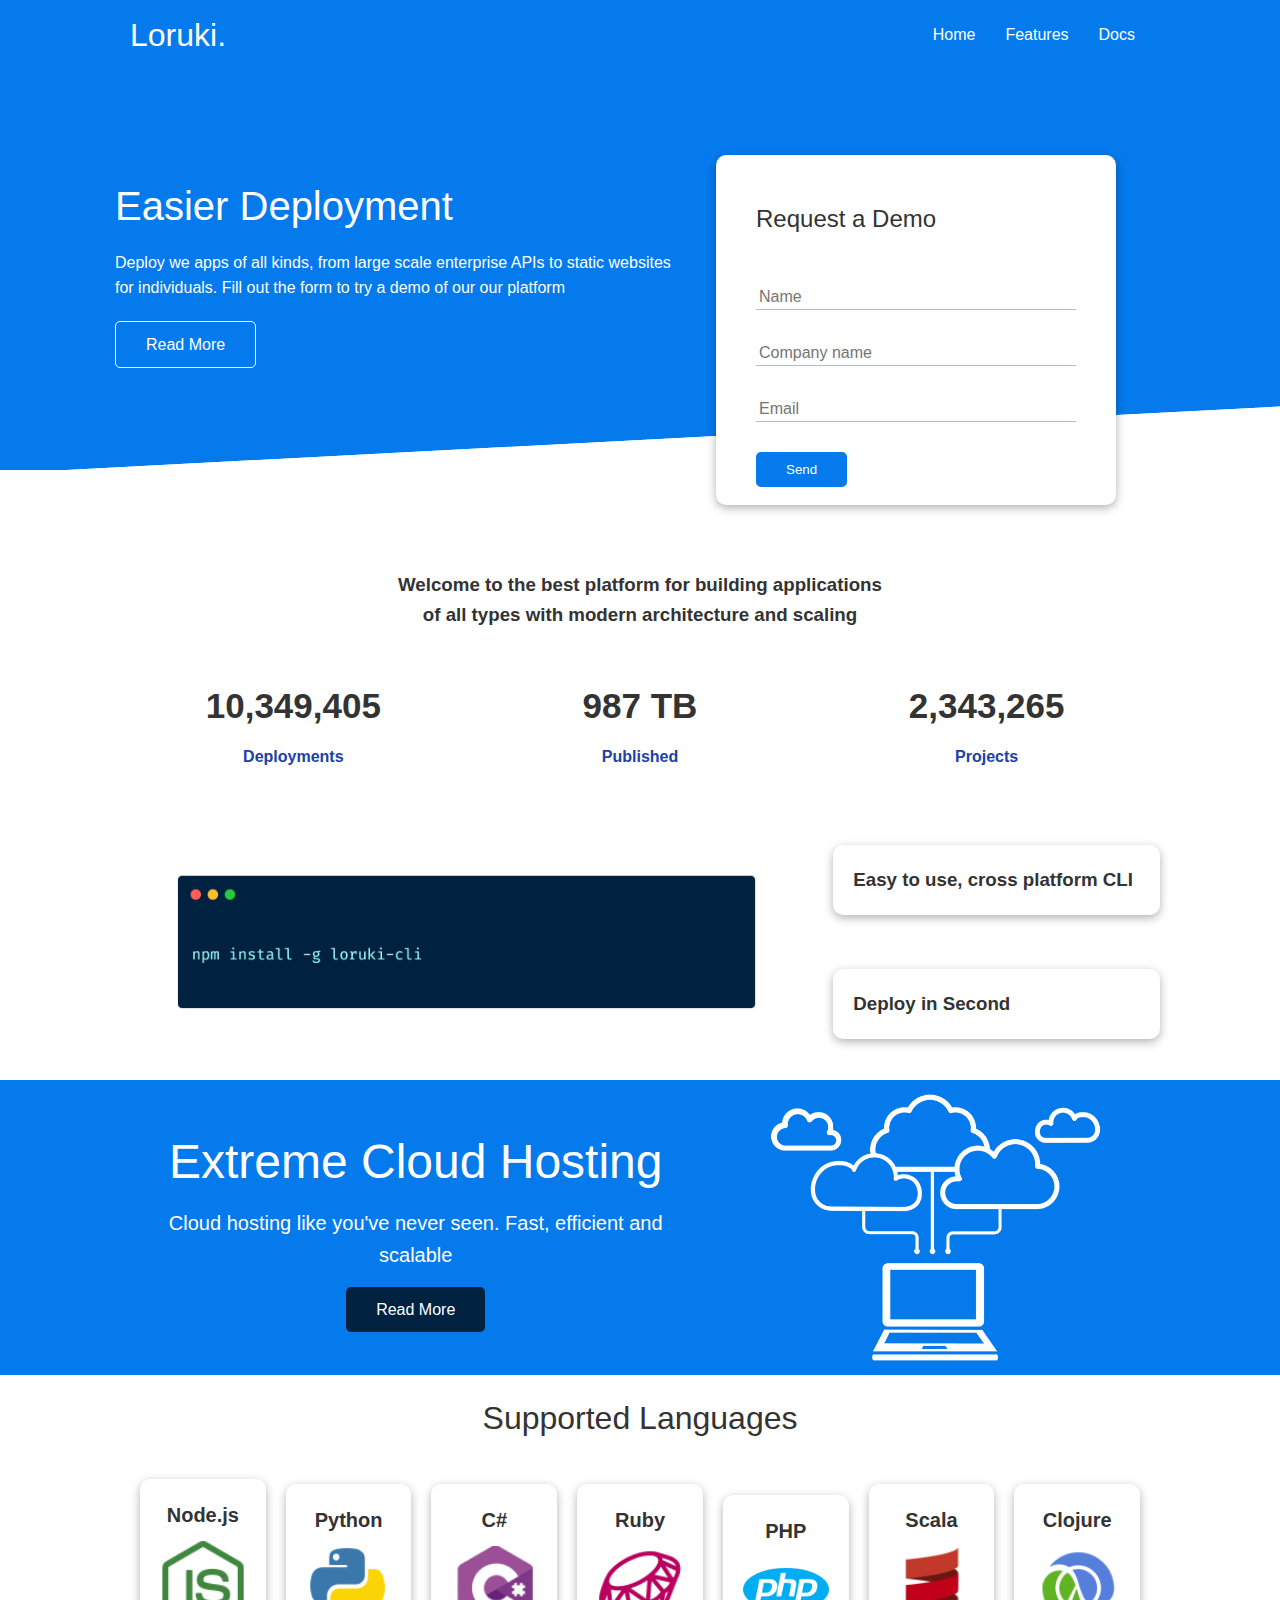
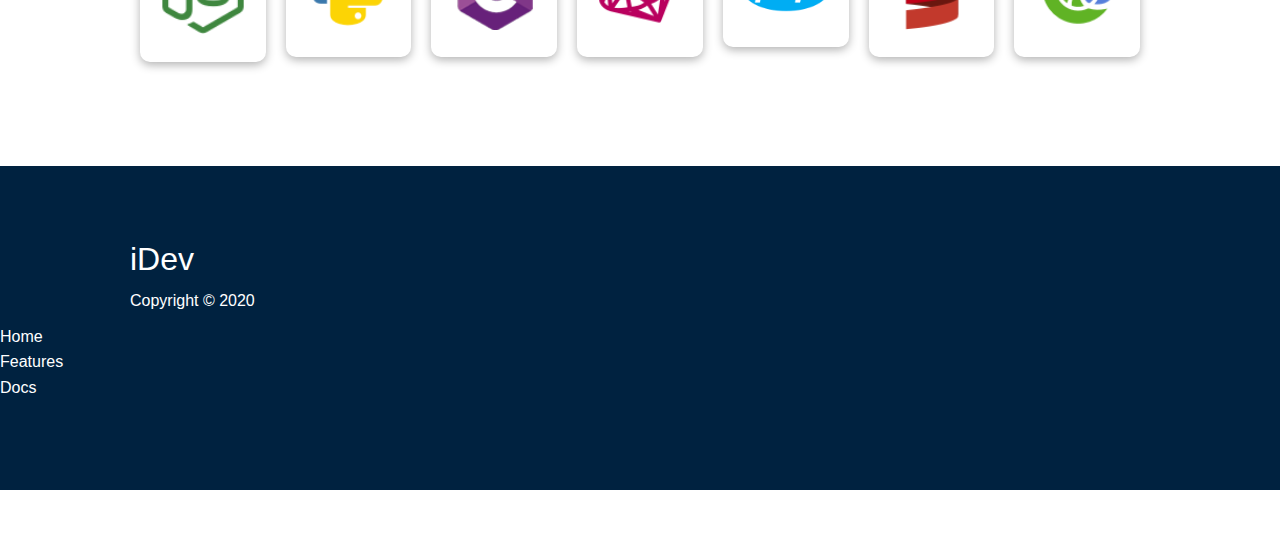
<file: index.html>
<!DOCTYPE html>
<html lang="en">
<head>
    <meta charset="UTF-8">
    <meta http-equiv="X-UA-Compatible" content="IE=edge">
    <meta name="viewport" content="width=device-width, initial-scale=1.0">
    <link rel="stylesheet" href="https://cdnjs.cloudflare.com/ajax/libs/font-awesome/5.15.3/css/all.min.css" 
    integrity="sha512-iBBXm8fW90+nuLcSKlbmrPcLa0OT92xO1BIsZ+ywDWZCvqsWgccV3gFoRBv0z+8dLJgyAHIhR35VZc2oM/gI1w==" 
    crossorigin="anonymous" />
    <link rel="stylesheet" href="css/utilities.css">
    <link rel="stylesheet" href="css/style.css">
    <title>iDev | Your Cloud Hosting Company</title>
</head>
<body>
    <!-- Navbar -->
    <div class="navbar">
        <div class="container flex">
            <h1 class="logo">Loruki.</h1>
            <nav>
                <ul>
                    <li><a href="index.html">Home</a></li>
                    <li><a href="features.html">Features</a></li>
                    <li><a href="docs.html">Docs</a></li>
                </ul>
            </nav>
        </div>
    </div>
    
    <!-- HeroSection -->
    <section class="showcase">

        <div class="container grid">
            <div class="showcase-text">
                <h1>Easier Deployment</h1>
                <p> Deploy we apps of all kinds, from large scale enterprise
                    APIs to static websites for individuals. Fill out the form to try a demo of our
                    our platform
                </p>
                <a href="features.html" class="btn btn-outline">Read More</a>
            </div>
            <div class="showcase-form card">
                <h2>Request a Demo</h2>
                <form name="contact" method="POST", netlify-honeypot="bot-field" data-netlify="true">
                    <input type="hidden" name="form-name" value="contact">
                    <p class="hidden">
                        <label>Don't fill this out if you're human:<input name="bot-field"/></label>
                    </p>
                    <div class="form-control">
                        <input type="text" name="name" placeholder="Name" required>
                    </div>
                    <div class="form-control">
                        <input type="text" name="company" placeholder="Company name" required>
                    </div>
                    <div class="form-control">
                        <input type="email" name="email" placeholder="Email" required>
                    </div>
                    <input type="submit" value="Send" class="btn btn-primary">
                </form>
            </div>
        </div>
    </section>

    <!-- Stats -->
    <section class="stats">
        <div class="container">
            <h3 class="stats-heading text-center my-1">
              Welcome to the best platform for building applications of all types with modern architecture
              and scaling
            </h3>
            <div class="grid grid-3 text-center my-4">
                 <div><i class="fas fa-server fa-3x"></i><h3> 10,349,405</h3>
                <p class="text-secondary">Deployments</p>
                </div>
                 <div>
                    <i class="fas fa-upload fa-3x"></i><h3>987 TB</h3>
                    <p class="text-secondary">Published</p>
                 </div>
                 <div>
                    <i class="fas fa-project-diagram fa-3x"></i><h3>2,343,265</h3>
                    <p class="text-secondary">Projects</p>
                 </div>
            </div>
        </div>
    </section>

    <!-- Cli -->
    <section class="cli">
        <div class="container grid">
            <img src="Images/cli.png" alt="">
            <div class="card">
                <h3>Easy to use, cross platform CLI</h3>
            </div>
            <div class="card">
                <h3>Deploy in Second</h3>
            </div>
        </div>
    </section>
    <section class="cloud bg-primary my-2 py2">
        <div class="container grid">
            <div class="text-center">
                <h2 class="lg">Extreme Cloud Hosting</h2>
                <p class="lead my-1">Cloud hosting like you've never
                    seen. Fast, efficient and scalable
                </p>
                <a href="features.html" class="btn btn-dark">Read More</a>
            </div>
            <img src="Images/cloud.png" alt="cloud">
        </div>
    </section>
    <section class="languages">
        <h2 class="md text-center my-2">
            Supported Languages
        </h2>
        <div class="container flex">
            <div class="card">
                <h4>Node.js</h4>
                <img src="Images/logos/node.png" alt="">
            </div>
            <div class="card">
                <h4>Python</h4>
                <img src="Images/logos/python.png " alt="">
            </div>
            <div class="card">
                <h4>C#</h4>
                <img src="Images/logos/csharp.png" alt="csharp">
            </div>
            <div class="card">
                <h4>Ruby</h4>
                <img src="Images/logos/ruby.png" alt="">
            </div>
            <div class="card">
                <h4>PHP</h4>
                <img src="Images/logos/php.png" alt="">
            </div>
            <div class="card">
                <h4>Scala</h4>
                <img src="Images/logos/scala.png" alt="">
            </div>
            <div class="card">
                <h4>Clojure</h4>
                <img src="Images/logos/clojure.png" alt="">
            </div>
        </div>
    </section>
<!-- Footer -->
    <footer class="footer bg-dark py-5">
        <div class="container grid grid-3">
            <div>
                <h1>iDev</h1>
                <p>Copyright &copy; 2020</p>
            </div>
        </div>
        <nav>
            <ul>
                <li><a href="index.html">Home</a></li>
                <li><a href="features.html">Features</a></li>
                <li><a href="docs.html">Docs</a></li>
            </ul>
        </nav>
        <div class="social">
            <a href="#"><i class="fab fa-github fa-2x"></i></a>
            <a href="#"><i class="fab fa-facebook fa-2x"></i></a>
            <a href="#"><i class="fab fa-instagram fa-2x"></i></a>
            <a href="#"><i class="fab fa-twitter fa-2x"></i></a>
        </div>
    </footer>
</body>
</html>
</file>
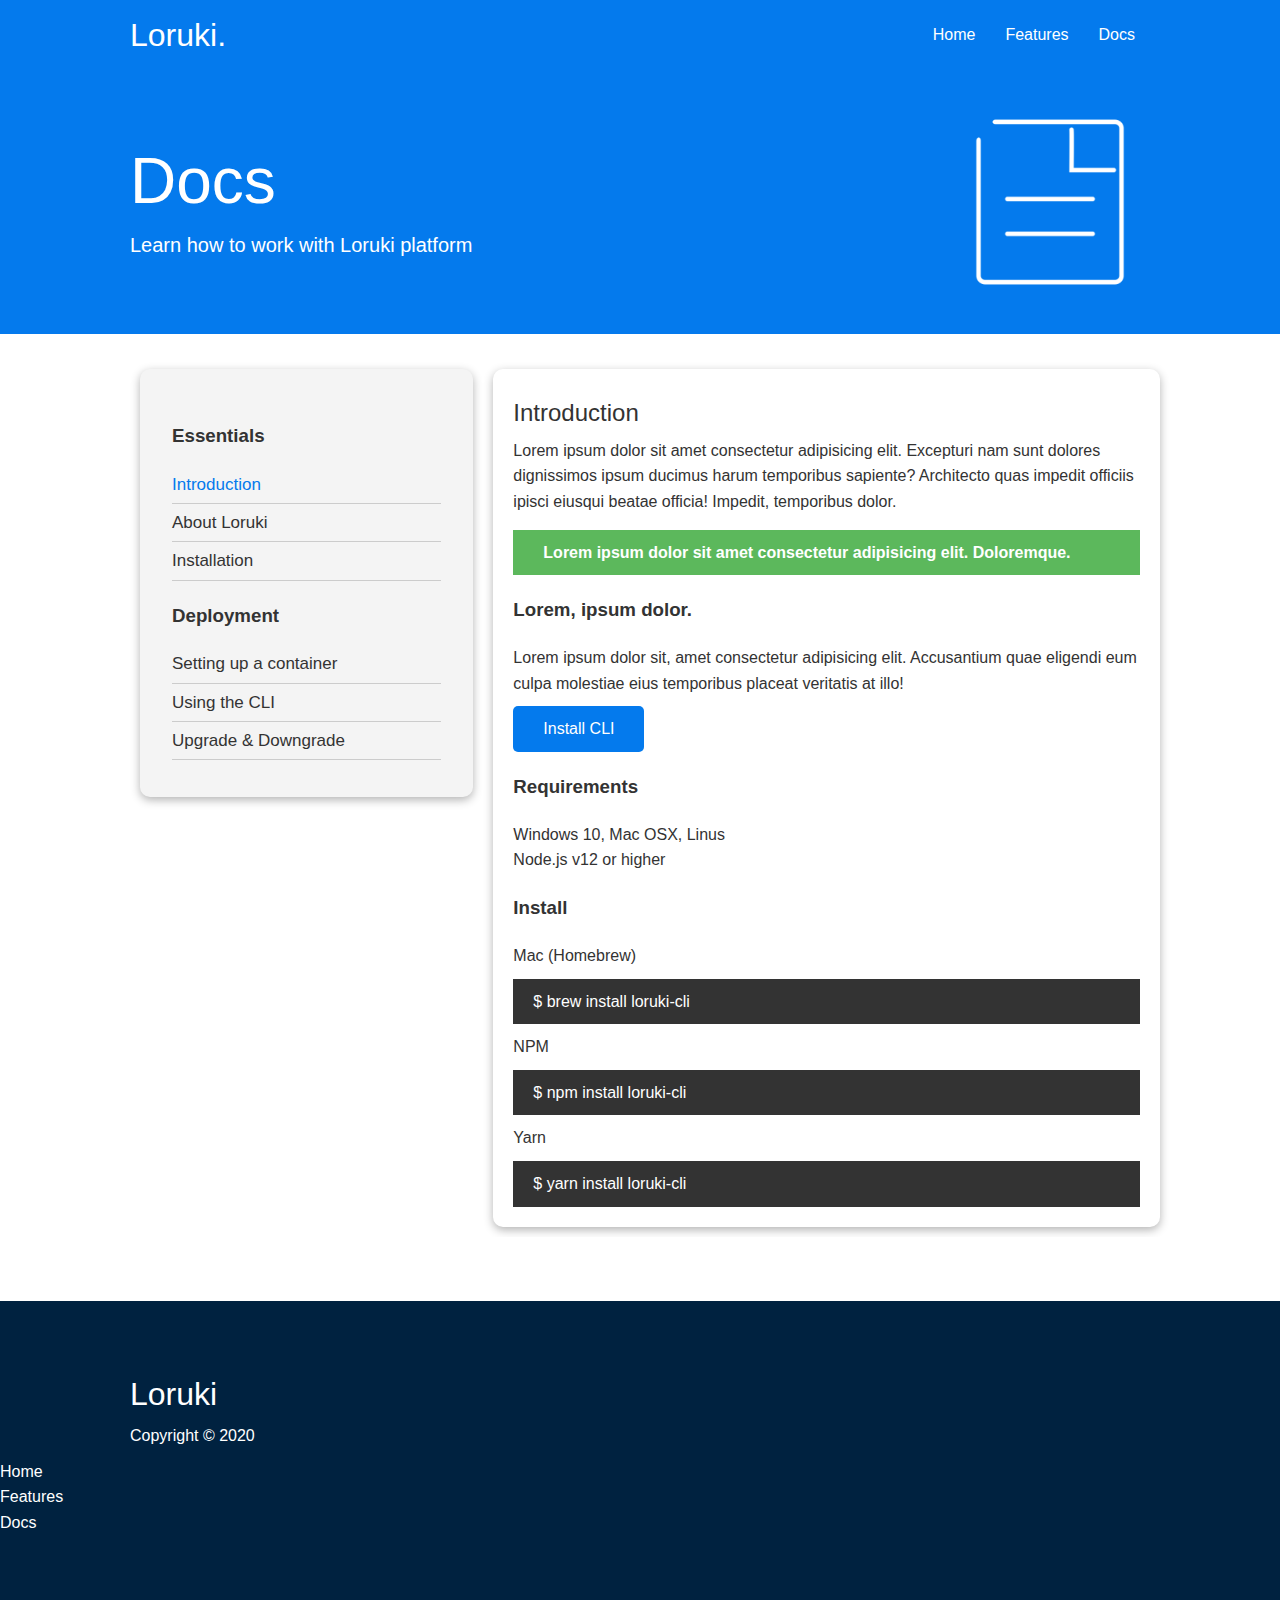
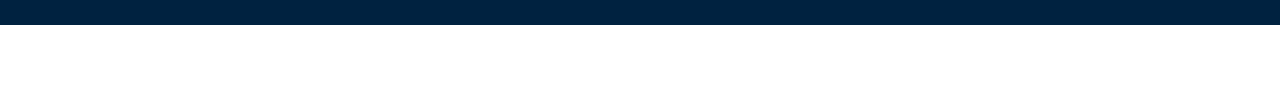
<file: docs.html>
<!DOCTYPE html>
<html lang="en">
<head>
    <meta charset="UTF-8">
    <meta http-equiv="X-UA-Compatible" content="IE=edge">
    <meta name="viewport" content="width=device-width, initial-scale=1.0">
    <link rel="stylesheet" href="https://cdnjs.cloudflare.com/ajax/libs/font-awesome/5.15.3/css/all.min.css" 
    integrity="sha512-iBBXm8fW90+nuLcSKlbmrPcLa0OT92xO1BIsZ+ywDWZCvqsWgccV3gFoRBv0z+8dLJgyAHIhR35VZc2oM/gI1w==" 
    crossorigin="anonymous" />
    <link rel="stylesheet" href="css/utilities.css">
    <link rel="stylesheet" href="css/style.css">
    <title>Loruki | Your Cloud Hosting Company</title>
</head>
<body>
    <div class="navbar">
        <div class="container flex">
            <h1 class="logo">Loruki.</h1>
            <nav>
                <ul>
                    <li><a href="index.html">Home</a></li>
                    <li><a href="features.html">Features</a></li>
                    <li><a href="docs.html">Docs</a></li>
                </ul>
            </nav>
        </div>
    </div>
    <!-- Head -->
    <section class="docs-head bg-primary py-3">
        <div class="container grid">
            <div>
                <h1 class="xl">Docs</h1>
                <p class="lead">
                    Learn how to work with Loruki platform
                </p>
            </div>
            <img src="Images/docs.png" alt=""> 
        </div>
        </section>
        
        <!-- Docs main -->
        <section class="docs-main my-4">
            <div class="container grid">
                <div class="card bg-light p-3">
                    <h3 class="my-2">Essentials</h3>
                    <nav>
                        <ul>
                            <li><a class="text-primary" href="#">Introduction</a></li>
                            <li><a href="#">About Loruki</a></li>
                            <li><a href="#">Installation</a></li>
                        </ul>
                    </nav>
                    <h3 class="my-2">Deployment</h3>
                    <nav>
                        <ul>
                            <li><a href="#">Setting up a container</a></li>
                            <li><a href="#">Using the CLI</a></li>
                            <li><a href="#">Upgrade & Downgrade</a></li>
                        </ul>
                    </nav>
                </div>
                <div class="card">
                    <h2>Introduction</h2>
                    <p>Lorem ipsum dolor sit amet consectetur adipisicing 
                        elit. Excepturi nam sunt dolores dignissimos ipsum ducimus 
                        harum temporibus sapiente? Architecto quas impedit officiis 
                        ipisci eiusqui beatae officia! Impedit, temporibus dolor.</p>
                        <div class="alert alert-success">
                            <i class="fas fa-info"></i>
                            Lorem ipsum dolor sit amet consectetur adipisicing elit. Doloremque.

                        </div>

                        <h3>Lorem, ipsum dolor.</h3>
                        <p>Lorem ipsum dolor sit, amet consectetur adipisicing elit. 
                            Accusantium quae eligendi eum culpa molestiae eius
                             temporibus placeat veritatis at illo!</p>
                             <a href="#" class="btn btn-primary">Install CLI</a>
                             <h3>Requirements</h3>
                             <ul>
                                 <li>Windows 10, Mac OSX, Linus</li>
                                 <li>Node.js v12 or higher</li>
                             </ul>
                             <h3>Install</h3>
                             <p>Mac (Homebrew)</p>
                             <pre><code>$ brew install loruki-cli</code></pre>
                             <p>NPM</p>
                             <pre><code>$ npm install loruki-cli</code></pre>
                             <p>Yarn</p>
                             <pre><code>$ yarn install loruki-cli</code></pre>
                </div>
            </div>
        </section>
   
<!-- Footer -->
    <footer class="footer bg-dark py-5">
        <div class="container grid grid-3">
            <div>
                <h1>Loruki</h1>
                <p>Copyright &copy; 2020</p>
            </div>
        </div>
        <nav>
            <ul>
                <li><a href="index.html">Home</a></li>
                <li><a href="features.html">Features</a></li>
                <li><a href="docs.html">Docs</a></li>
            </ul>
        </nav>
        <div class="social">
            <a href="#"><i class="fab fa-github fa-2x"></i></a>
            <a href="#"><i class="fab fa-facebook fa-2x"></i></a>
            <a href="#"><i class="fab fa-instagram fa-2x"></i></a>
            <a href="#"><i class="fab fa-twitter fa-2x"></i></a>
        </div> 
    </footer>
</body>
</html>
</file>
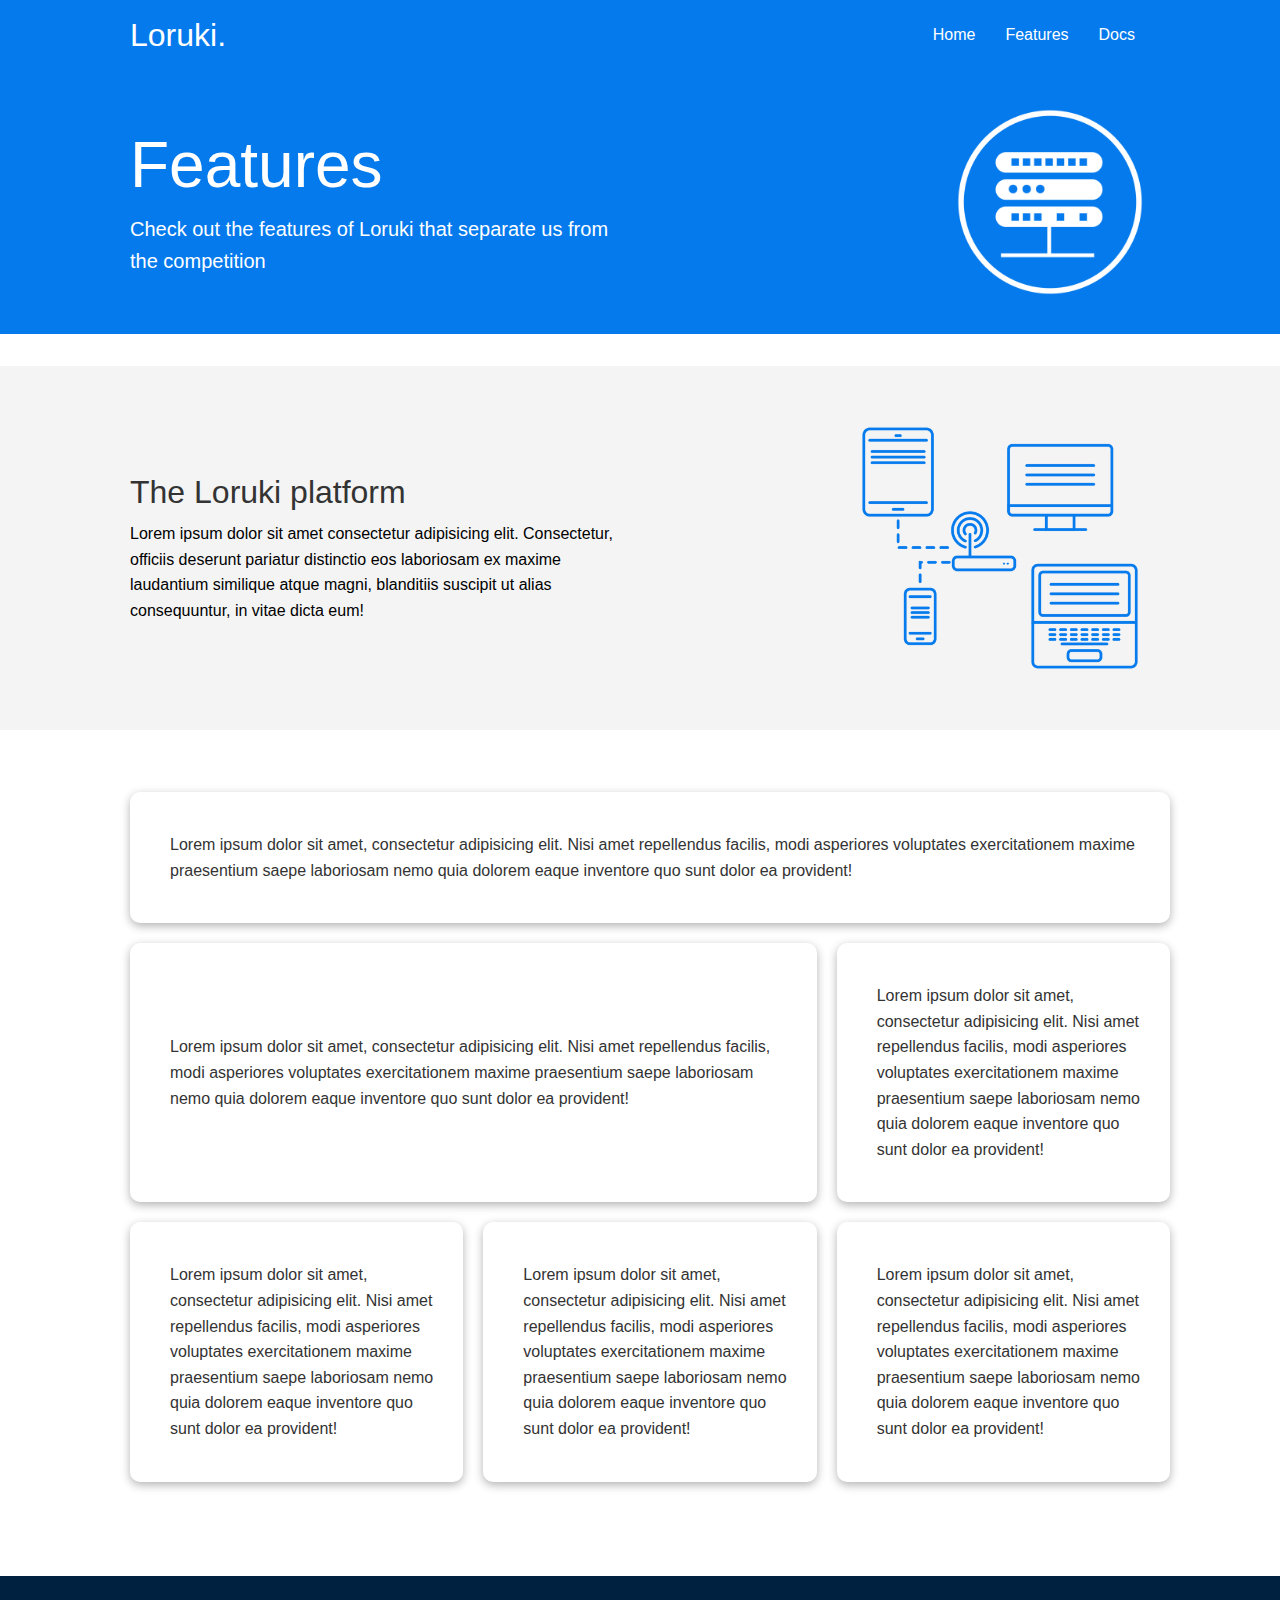
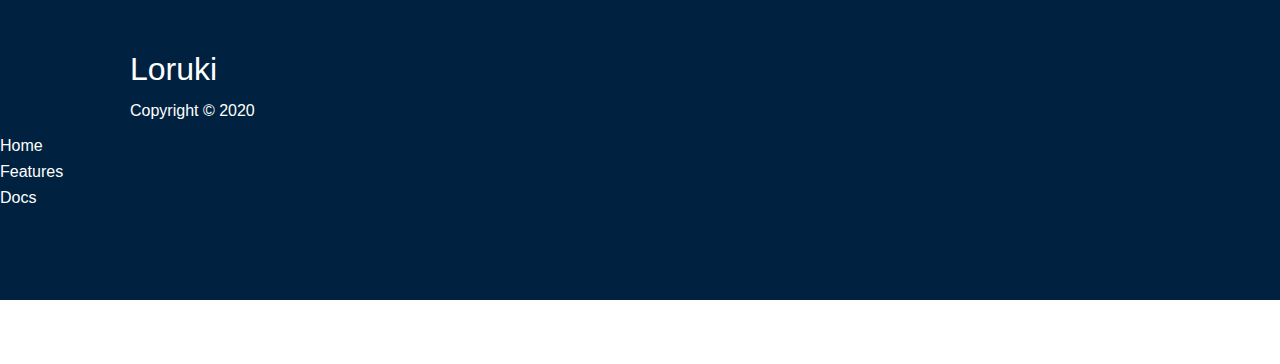
<file: features.html>
<!DOCTYPE html>
<html lang="en">
<head>
    <meta charset="UTF-8">
    <meta http-equiv="X-UA-Compatible" content="IE=edge">
    <meta name="viewport" content="width=device-width, initial-scale=1.0">
    <link rel="stylesheet" href="https://cdnjs.cloudflare.com/ajax/libs/font-awesome/5.15.3/css/all.min.css" 
    integrity="sha512-iBBXm8fW90+nuLcSKlbmrPcLa0OT92xO1BIsZ+ywDWZCvqsWgccV3gFoRBv0z+8dLJgyAHIhR35VZc2oM/gI1w==" 
    crossorigin="anonymous" />
    <link rel="stylesheet" href="css/utilities.css">
    <link rel="stylesheet" href="css/style.css">
    <title>Loruki | Your Cloud Hosting Company</title>
</head>
<body>
    <div class="navbar">
        <div class="container flex">
            <h1 class="logo">Loruki.</h1>
            <nav>
                <ul>
                    <li><a href="index.html">Home</a></li>
                    <li><a href="features.html">Features</a></li>
                    <li><a href="docs.html">Docs</a></li>
                </ul>
            </nav>
        </div>
    </div>
    <!-- Head -->
    <section class="features-head bg-primary py-3">
        <div class="container grid">
            <div>
                <h1 class="xl">Features</h1>
                <p class="lead">
                    Check out the features of Loruki that
                    separate us from the competition
                </p>
            </div>
            <img src="Images/server.png" alt=""> 
        </div>
        </section>
        <!-- Sub Head --> 
        <section class="features-sub-head bg-light py-3">
            <div class="container grid">
                <div>
                    <h1 class="md">The Loruki platform</h1>
                    <p>
                        Lorem ipsum dolor sit amet consectetur adipisicing 
                        elit. Consectetur, officiis deserunt pariatur distinctio eos laboriosam 
                        ex maxime laudantium similique atque magni, blanditiis suscipit ut alias
                         consequuntur, in vitae dicta eum!
                    </p>
                </div>
                <img src="Images/server2.png" alt="">
            </div>
        </section>

        <section class="features-main my-2">
            <div class="container grid grid-3">
                <div class="card flex">
                    <i class="fas fa-server fa-3x"></i>
                        <p>
                            Lorem ipsum dolor sit amet, consectetur adipisicing elit.
                            Nisi amet repellendus facilis, modi asperiores voluptates 
                            exercitationem maxime praesentium saepe laboriosam 
                            nemo quia dolorem eaque inventore quo sunt dolor ea provident!
                        </p>
                </div>
                <div class="card flex">
                    <i class="fas fa-database fa-3x"></i>
                        <p>
                            Lorem ipsum dolor sit amet, consectetur adipisicing elit.
                            Nisi amet repellendus facilis, modi asperiores voluptates 
                            exercitationem maxime praesentium saepe laboriosam 
                            nemo quia dolorem eaque inventore quo sunt dolor ea provident!
                        </p>
                </div>
                <div class="card flex">
                    <i class="fas fa-power-off fa-3x"></i>
                        <p>
                            Lorem ipsum dolor sit amet, consectetur adipisicing elit.
                            Nisi amet repellendus facilis, modi asperiores voluptates 
                            exercitationem maxime praesentium saepe laboriosam 
                            nemo quia dolorem eaque inventore quo sunt dolor ea provident!
                        </p>
                </div>
                <div class="card flex">
                    <i class="fas fa-laptop-code fa-3x"></i>
                        <p>
                            Lorem ipsum dolor sit amet, consectetur adipisicing elit.
                            Nisi amet repellendus facilis, modi asperiores voluptates 
                            exercitationem maxime praesentium saepe laboriosam 
                            nemo quia dolorem eaque inventore quo sunt dolor ea provident!
                        </p>
                </div>
                <div class="card flex">
                    <i class="fas fa-upload fa-3x"></i>
                        <p>
                            Lorem ipsum dolor sit amet, consectetur adipisicing elit.
                            Nisi amet repellendus facilis, modi asperiores voluptates 
                            exercitationem maxime praesentium saepe laboriosam 
                            nemo quia dolorem eaque inventore quo sunt dolor ea provident!
                        </p>
                </div>
                <div class="card flex">
                    <i class="fas fa-github fa-3x"></i>
                        <p>
                            Lorem ipsum dolor sit amet, consectetur adipisicing elit.
                            Nisi amet repellendus facilis, modi asperiores voluptates 
                            exercitationem maxime praesentium saepe laboriosam 
                            nemo quia dolorem eaque inventore quo sunt dolor ea provident!
                        </p>
                </div>
            </div>
        </section>
   
<!-- Footer -->
    <footer class="footer bg-dark py-5">
        <div class="container grid grid-3">
            <div>
                <h1>Loruki</h1>
                <p>Copyright &copy; 2020</p>
            </div>
        </div>
        <nav>
            <ul>
                <li><a href="index.html">Home</a></li>
                <li><a href="features.html">Features</a></li>
                <li><a href="docs.html">Docs</a></li>
            </ul>
        </nav>
        <div class="social">
            <a href="#"><i class="fab fa-github fa-2x"></i></a>
            <a href="#"><i class="fab fa-facebook fa-2x"></i></a>
            <a href="#"><i class="fab fa-instagram fa-2x"></i></a>
            <a href="#"><i class="fab fa-twitter fa-2x"></i></a>
        </div>
    </footer>
</body>
</html>
</file>
<file: css/utilities.css>
/* Utilities */
.container{
    max-width: 1100px;
    margin: 0 auto;
    overflow: auto;
    padding: 0 40px;
}

.card{
    background-color: #fff;
    border-radius: 10px;
    box-shadow: 0 3px 10px rgba(0, 0, 0, 0.3);
    padding: 20px;
    margin:10px;
    width: 100%;
    color: #333;
    
}

.btn{
    display: inline-block;
    padding: 10px 30px;
    cursor: pointer;
    background: var(--primary-color);
    color: #fff;
    border: none;
    border-radius: 5px;
}

.btn-outline{
    background-color: transparent;
    border: 1px #fff solid;
}

.btn:hover{
    transform: scale(.95)
}

/* Backgrounds and colored buttons */

.bg-primary, .btn-primary{
    background-color: var(--primary-color);
    color: #fff;
}

.bg-secondary, .btn-secondary{
    background-color: var(--secondary-color);
    color: #fff;
}

.bg-dark, .btn-dark{
    background-color: var(--dark-color);
    color: #fff;
}

.bg-light, .btn-light{
    background-color: var(--light-color);
    color: #333;
}
.bg-primary a,
 .btn-primary a,
.bg-secondary a,
 .btn-secondary a,
.bg-dark a, 
.btn-dark a{
    color: #fff;    
}

/* Text color */
.text-primary{
    color: var(--primary-color);
    
}

.text-secondary{
    color: var(--secondary-color);
    
}

.text-dark{
    color: var(--dark-color);

}

.text-light{
    color: var(--light-color);
    
}

.lead{
    font-size: 20px;
}

.sm{
    font-size: 1rem;
}

.md{
    font-size: 2rem;
}

.lg{
    font-size: 3rem;
}

.xl{
font-size: 4rem;
}

.text-center{
    text-align: center;
}

/* Alert */
.alert{
    background-color: var(--light-color);
    padding: 10px 20px;
    font-weight: bold;
    margin: 15px 0;
}

.alert i{
    margin-right: 10px;
}

.alert-success {
    background-color: var(--success-color);
    color: #fff;
}

.alert-error{
    background-color: var(--error-color);
    color:#fff;
}

.flex {
    display: flex;
    justify-content: center;
    align-items: center;
    height: 100%;
}

.grid{
    display: grid;
    grid-template-columns: repeat(2, 1fr);
    gap: 20px;
    justify-content: center;
    align-items: center;
    height: 100%;
}

.grid-3{
    grid-template-columns: repeat(3, 1fr);
}
/* Margins */

.my-1 {
    margin: 1rem 0;
  }
  
  .my-2 {
    margin: 1.5rem 0;
  }
  
  .my-3 {
    margin: 2rem 0;
  }
  
  .my-4 {
    margin: 3rem 0;
  }
  
  .my-5 {
    margin: 4rem 0;
  }
  
  .m-1 {
    margin: 1rem;
  }
  
  .m-2 {
    margin: 1.5rem;
  }
  

.py-1{
    margin: 1rem 0;
}
.py-2{
    margin: 1.5rem 0;
}
.py-3{
    margin: 2rem 0;
}
.py-4{
    margin: 3rem 0;
}

.py-5{
    margin: 4rem 0;
}

.p-1{
    margin: 1rem;
}
.m-2{
    margin: 1.5rem;
}
.m-3{
    margin: 2rem;
}
.m-4{
    margin: 3rem;
}

.m-5{
    margin: 4rem;
}
/* Paddings */

.py-1{
   padding: 1rem 0;
}
.py-2{
   padding: 1.5rem 0;
}
.py-3{
   padding: 2rem 0;
}
.py-4{
   padding: 3rem 0;
}

.py-5{
   padding: 4rem 0;
}

.p-1{
    padding: 1rem;
}
.p-2{
    padding: 1.5rem;
}
.p-3{
    padding: 2rem;
}
.p-4{
    padding: 3rem;
}

.p-5{
    padding: 4rem;
}
</file>
<file: css/style.css>
:root {
    --primary-color: #047aed;
    --secondary-color: #1c3fa8;
    --dark-color: #002240;
    --light-color: #f4f4f4;
    --success-color: #5cb85c;
    --error-color: #d9534f;
}
*{
    box-sizing: border-box;
    margin:0;
    padding:0;
    font-family: 'Trebuchet MS', 'Lucida Sans Unicode', 'Lucida Grande', 'Lucida Sans', Arial, sans-serif;
}

body {
    color: #333;
    line-height: 1.6;
} 

ul{
    list-style-type: none;
}

a {
    text-decoration: none;
    color: #333;
}

h1, h2{
    font-weight: 300;
    line-height: 1.2;
    margin: 10px 0;
}

p{
    margin: 10px 0;
    
    
}

img{
    width:100%
}

code, pre{
    background:#333;
    color: #fff;
    padding: 10px;
}

.hidden{
    visibility: hidden;
    height: 0;
}

/* Navbar */
.navbar {
    background-color: var(--primary-color);
    color: #fff;
    height: 70px;
}

.navbar ul{
    display: flex;
}

.navbar a{
    color:#fff;
    padding: 10px;
    margin: 0 5px;
}

.navbar a:hover{
    border-bottom: 2px solid #fff;
}
.navbar .flex{
    justify-content: space-between;
}

/* HeroSection or ShowCase */
.showcase{
    background-color: var(--primary-color);
    height: 400px;
    color: #fff;
    position:relative;
}

.showcase h1{
    font-size: 40px;
}

.showcase p{
    margin: 20px 0;
}

.showcase .grid{
    overflow: visible;
    grid-template-columns: 55% 45% ;
    gap: 30px;
}

.showcase-text{
    animation: slideInFromLeft 1s ease-in; 
}

.showcase-form{
    position: relative;
    top:60px;
    height: 350px;
    width: 400px;
    padding: 40px;
    z-index: 100;
    animation: slideInFromRight 1s ease-in; 
}

.showcase-form .form-control{
    margin: 30px 0;
}

.showcase-form input[type="text"],
.showcase-form input[type="email"]{
    border: 0;
    border-bottom: 1px solid #b4becb;
    width: 100%;
    padding: 3px;
    font-size: 16px;

}

.showcase-form input:focus{
    outline: none
}

.showcase::before,
.showcase::after{
    content: 'adf';
    position:absolute;
    height: 100px;
    bottom: -70px;
    right: 0;
    left: 0;
    background: #fff;
    transform: skewY(30deg);
    -webkit-transform: skewY(-3deg);
    -moz-transform: skewY(-3deg);
    -ms-transform: skewY(-3deg);
}

/* Stats */
.stats{
    padding-top: 100px;
    animation: slideInFromBottom 1s ease-in
}

.stats-heading{
    max-width: 500px;
    margin: auto;
}

.stats .grid h3{
    font-size:35px 
}

.stats .grid p{
    font-size: 2opx;
    font-weight: bold;
}

/* Cli */

.cli .grid{
    grid-template-columns: repeat(3, 1fr);
    grid-template-rows: repeat(2, 1fr);
}

.cli .grid >*:first-child{
    grid-column: 1/span 2;
    grid-row: 1/ span 2;
}

.cli h3{
    color: #333 
}

/* Cloud */

.cloud .grid{
    grid-template-columns: 4fr 3fr;
}

.cloud h2, p{
    color: #fff;
}

/* Languages */
/* .languages .flex{ */
    /* flex-wrap: wrap; */

.languages .card{
    text-align: center;
    margin: 18px 10px 40px;
    transition: transform 0.2s ease-in;
}

.languages .card h4 {
    font-size: 20px;
    margin-bottom:  10px;
}

.languages .card:hover{
    transform: translateY(-15px);
}
/* Features */

.features-head{
    margin:0;
} 

.features-head img, .docs-head img{
    width: 200px;
    justify-self: flex-end;
}

.features-sub-head p{
    color: black
}

.features-sub-head img{
    width: 300px;
    justify-self: flex-end;
}


.features-main p{
    color: #333
}

.features-main .card > i{
    margin-right: 20px;
}

.features-main .grid{
    padding: 30px;
}

.features-main .grid > *:first-child{
    grid-column: 1/ span 3;
}

.features-main .grid > *:nth-child(2){
    grid-column: 1/ span 2;
}

/* Docs */

.docs-head{
    margin:0;
}

.docs-main{
    margin:25px;
}
.docs-main h3{
    margin: 20px 0;
}

.docs-main .grid{
    grid-template-columns: 1fr 2fr;
    align-items: flex-start;
}

.docs-main p{
    color: #333
}

.docs-main nav li{
    font-size: 17px;
    padding-bottom: 5px;
    margin-bottom:5px;
    border-bottom: 1px #ccc solid;
}

.docs-main a:hover{
    font-weight: bold;
}

/* Animations */

@keyframes slideInFromLeft {
    0%{
        transform: translateX(-100%);
    }

    100%{
        transform: translateX(0);
    }
    
}

@keyframes slideInFromRight {
    0%{
        transform: translateX( 100%);
    }

    100%{
        transform: translateX(0);
    }
    
}

@keyframes slideInFromTop {
    0%{
        transform: translateY(-100%);
    }

    100%{
        transform: translateX(0);
    }
    
}

@keyframes slideInFromBottom {
    0%{
        transform: translateY(100%);
    }

    100%{
        transform: translateX(0);
    }
    
}

/* Footer */
.footer a{
    color:#fff;
    
}

.footer .social a {
    margin: 0 10px;
}

.footer .container a{
    margin: 1100px
}

/* Tablet and under */
@media (max-width: 768px){
    .grid,
    .showcase .grid,
    .stats .grid,
    .cloud .grid,
    .features-main .grid,
    .docs-main .grid{
        grid-template-columns: 1fr;
        grid-template-rows: 1fr;
    }
 
    .showcase{
        height: auto;
    }

    .showcase-text{
        text-align: center;
        margin-top: 40px;
        animation: slideInFromTop 1s ease-in;
    }

    .showcase-form{
        justify-self: center;
        margin: auto; 
    }
    .cli .grid > *:first-child{
        grid-column: 1;
        grid-row: 1;
    }

    .features-head,
    .features-sub-head,
    .docs-head{
        text-align:center;
    }

    .features-head img,
    .features-sub-head img,
    .docs-head img{
        justify-self:center;
    }

    .features-main .grid >*:first-child,
    .features-main .grid > *:nth-child(2){
        grid-column: 1;
    }

}

@media (max-width: 500px){
    .navbar{
        height:110px;
    }

    .navbar .flex{
        flex-direction: column;
    }

    .navbar ul{
        padding: 10px;
        background-color: rgba(0,0,0,0.1);
    }
}
</file>
